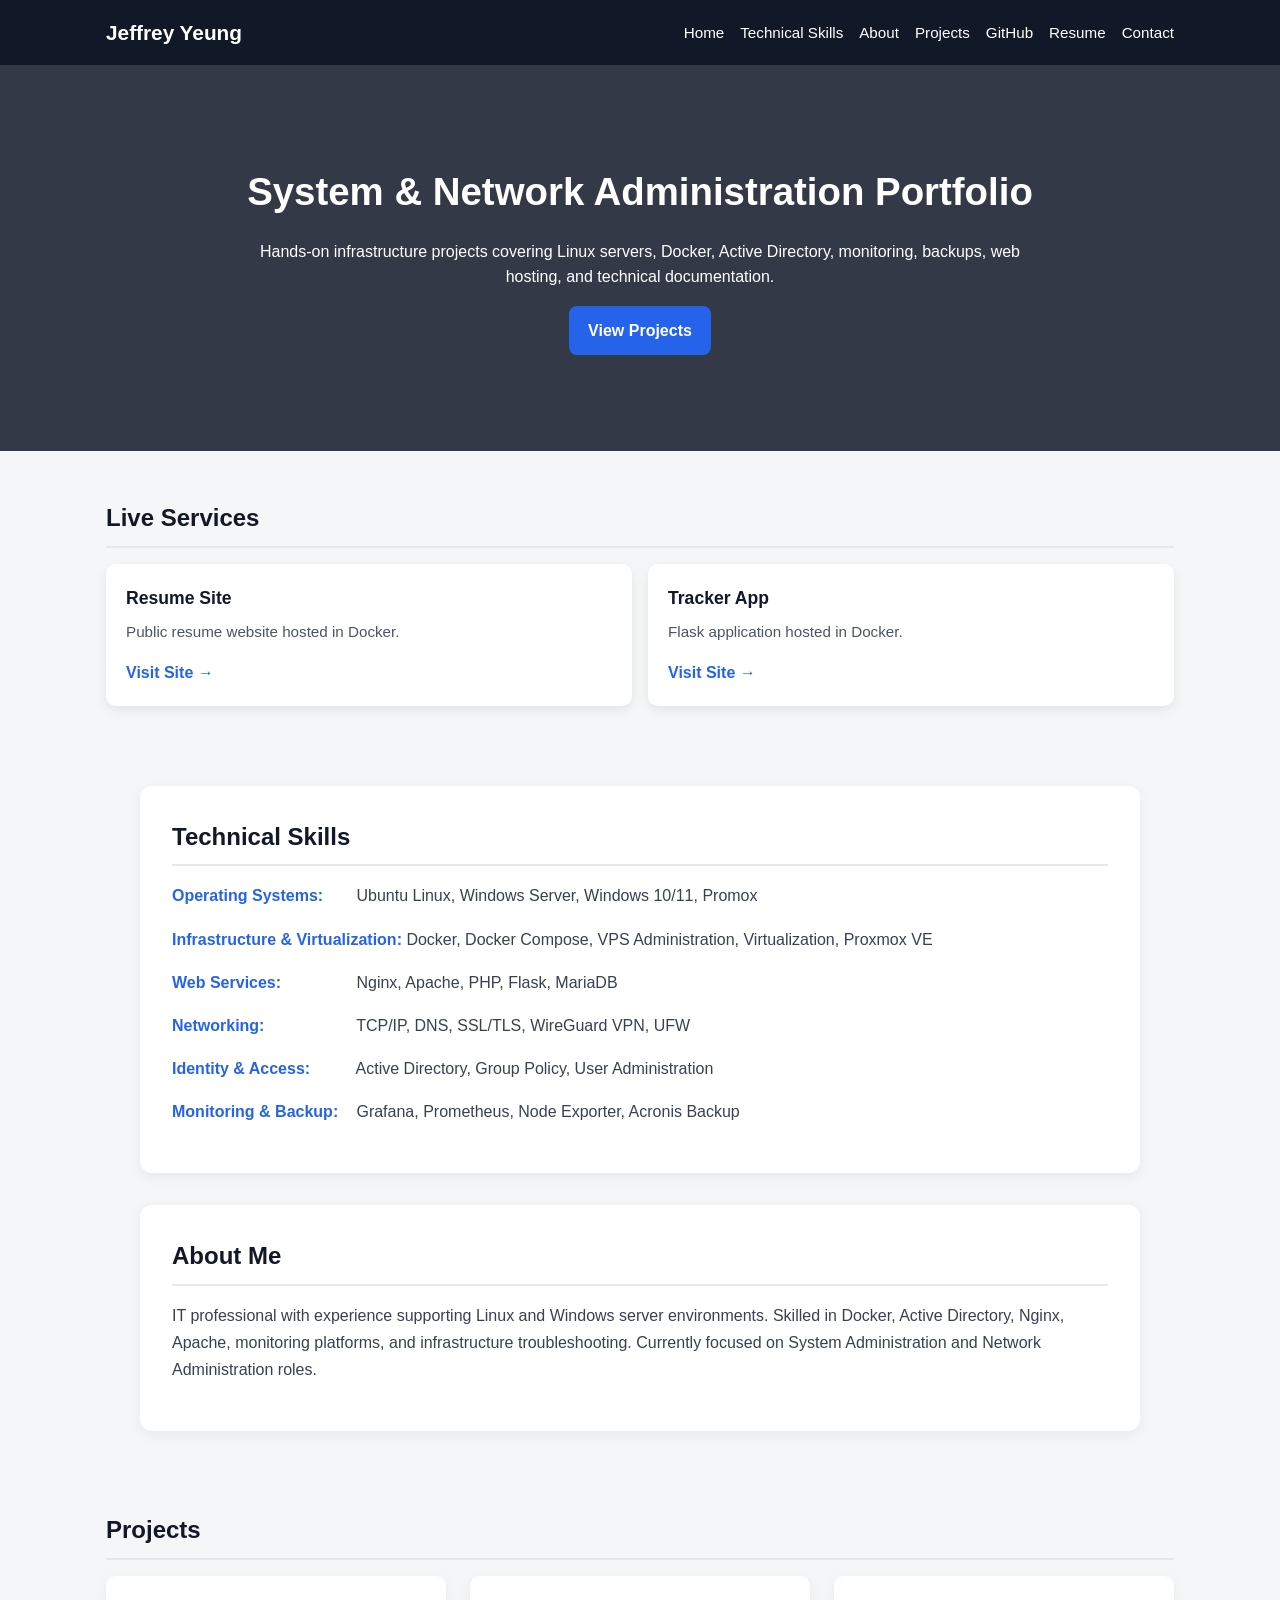
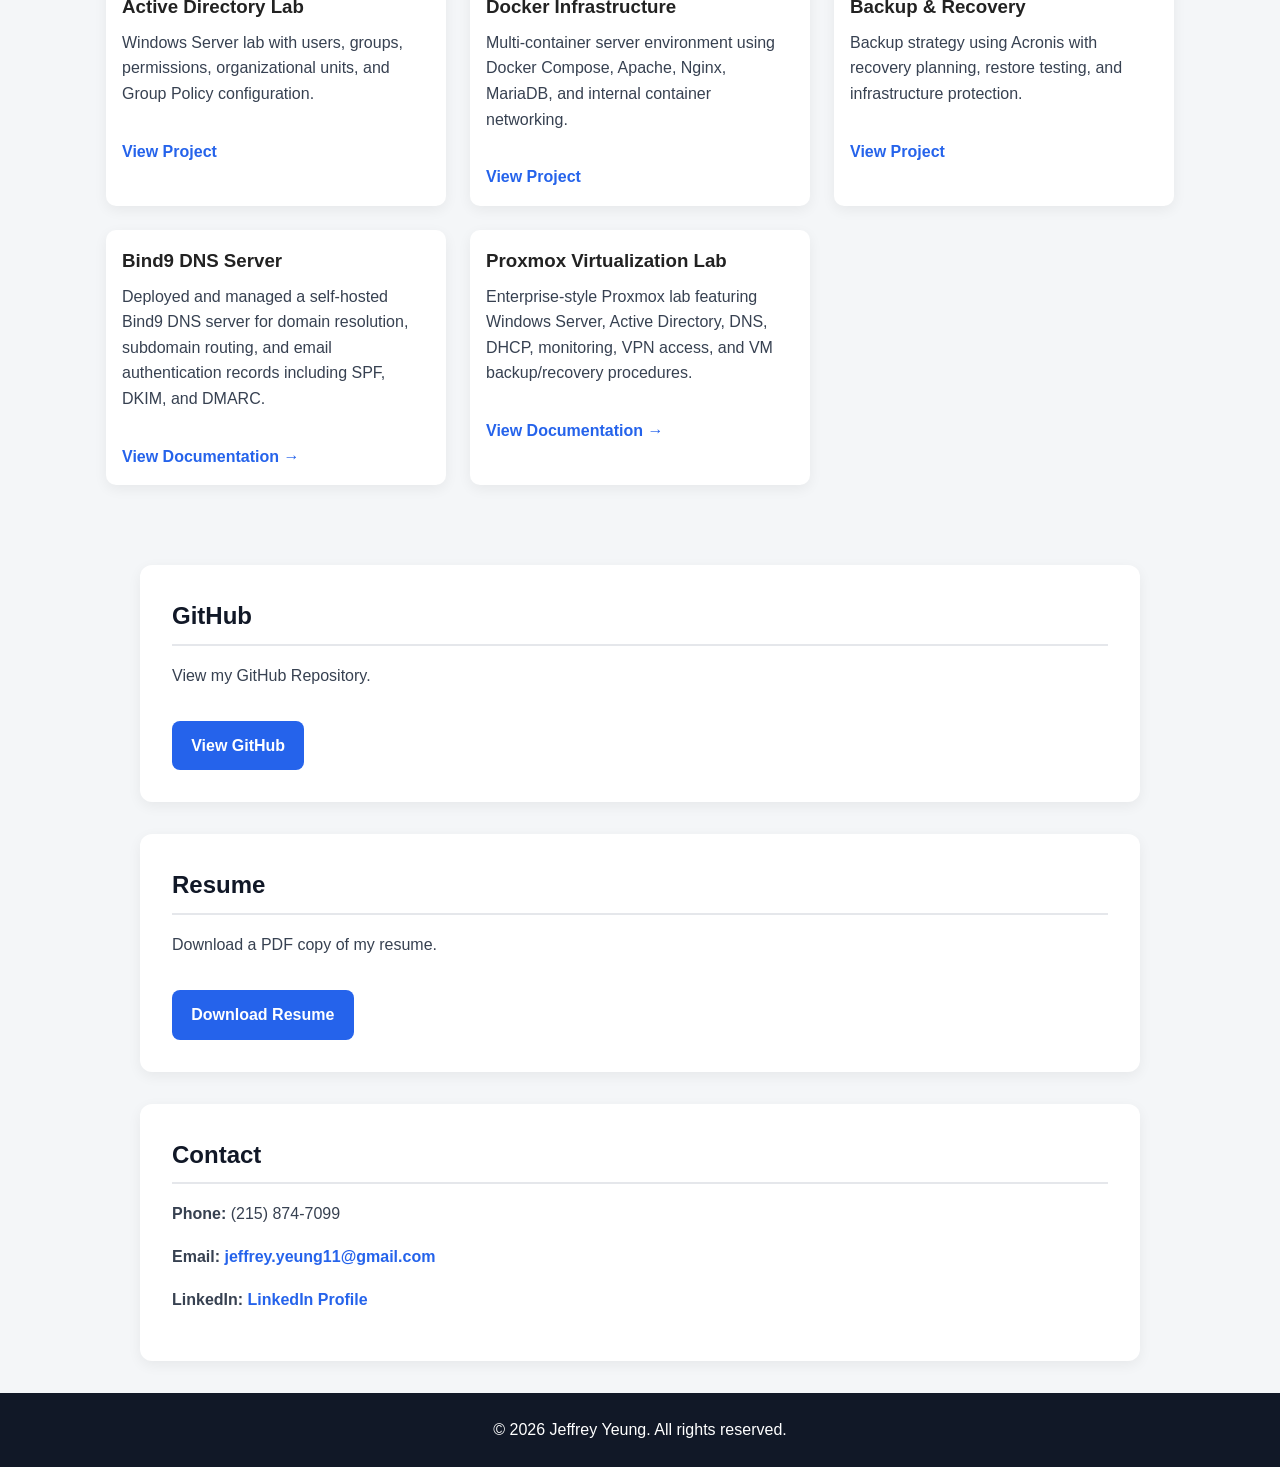
<file: main-site/jefffolio/index.html>
<!DOCTYPE html>
<html lang="en">
<head>
  <meta charset="UTF-8" />
  <meta name="viewport" content="width=device-width, initial-scale=1.0" />
  <title>Jeffrey Yeung | IT Portfolio</title>
  <link rel="stylesheet" href="style.css" />
</head>
<body>

<header>
  <nav class="navbar">
    <h1 class="logo">Jeffrey Yeung</h1>
    <ul>
      <li><a href="#home">Home</a></li>
      <li><a href="#skills">Technical Skills</a></li>
      <li><a href="#about">About</a></li>
      <li><a href="#projects">Projects</a></li>
      <li><a href="#github">GitHub</a></li>
      <li><a href="#resume">Resume</a></li>
      <li><a href="#contact">Contact</a></li>
    </ul>
  </nav>
</header>

<section id="home" class="hero">
  <div class="hero-content">
    <h2>System & Network Administration Portfolio</h2>
    <p>
      Hands-on infrastructure projects covering Linux servers, Docker, Active Directory, monitoring, backups, web hosting, and technical documentation.
    </p>
    <a href="#projects" class="btn">View Projects</a>
  </div>
</section>

<section id="live-sites" class="section">
  <h2>Live Services</h2>

  <div class="service-grid">

    <div class="service-card">
      <h3>Resume Site</h3>
      <p>Public resume website hosted in Docker.</p>

      <a href="https://resume.jefffolio.com"
          target="_blank"
          rel="noopener"
          class="service-link">
          Visit Site →
      </a>
    </div>

    <div class="service-card">
      <h3>Tracker App</h3>
      <p>Flask application hosted in Docker.</p>

      <a href="https://tracker.jefffolio.com"
          target="_blank"
          rel="noopener"
          class="service-link">
          Visit Site →
      </a>
    </div>

  </div>
</section>

<section id="skills" class="skills-section">
  <h2>Technical Skills</h2>

  <p>
    <strong>Operating Systems:</strong>
    Ubuntu Linux, Windows Server, Windows 10/11, Promox
  </p>

  <p>
    <strong>Infrastructure & Virtualization:</strong>
    Docker, Docker Compose, VPS Administration, Virtualization, Proxmox VE
  </p>

  <p>
    <strong>Web Services:</strong>
    Nginx, Apache, PHP, Flask, MariaDB
  </p>

  <p>
    <strong>Networking:</strong>
    TCP/IP, DNS, SSL/TLS, WireGuard VPN, UFW
  </p>

  <p>
    <strong>Identity & Access:</strong>
    Active Directory, Group Policy, User Administration
  </p>

  <p>
    <strong>Monitoring & Backup:</strong>
    Grafana, Prometheus, Node Exporter, Acronis Backup
  </p>
</section>

<section id="about" class="content-section">
  <h2>About Me</h2>
  <p>
    IT professional with experience supporting Linux and Windows server environments. Skilled in Docker, Active Directory, Nginx, Apache, monitoring platforms, and infrastructure troubleshooting. Currently focused on System Administration and Network Administration roles.
  </p>
</section>

<section id="projects" class="section">
  <h2>Projects</h2>

  <div class="card-grid">

    <div class="card">
      <h3>Active Directory Lab</h3>
      <p>
        Windows Server lab with users, groups, permissions, organizational units, and Group Policy configuration.
      </p>
      <a href="projects/active-directory.html">View Project</a>
    </div>

    <div class="card">
      <h3>Docker Infrastructure</h3>
      <p>
        Multi-container server environment using Docker Compose, Apache, Nginx, MariaDB, and internal container networking.
      </p>
      <a href="projects/docker-infrastructure.html">View Project</a>
    </div>

    <div class="card">
      <h3>Backup & Recovery</h3>
      <p>
        Backup strategy using Acronis with recovery planning, restore testing, and infrastructure protection.
      </p>
      <a href="projects/backup-recovery.html">View Project</a>
    </div>
 
    <div class="card">
      <h3>Bind9 DNS Server</h3>
      <p>
        Deployed and managed a self-hosted Bind9 DNS server for domain
        resolution, subdomain routing, and email authentication records
        including SPF, DKIM, and DMARC.
      </p>

      <a href="projects/bind9-dns.html">View Documentation →</a>
    </div>

     <div class="card">
      <h3>Proxmox Virtualization Lab</h3>
      <p>
       Enterprise-style Proxmox lab featuring Windows Server, Active Directory, DNS, DHCP, monitoring, VPN access, and VM backup/recovery procedures.
      </p>

      <a href="projects/proxmox.html">View Documentation →</a>
    </div>

  </div>

</section>

<section id="github" class="content-section">

  <h2>GitHub</h2>

  <div class="github-box">
    <p>
      View my GitHub Repository.
    </p>
    <a href="https://github.com/jeffreyyeung11/docker_project" target="_blank" class="btn">
      View GitHub
    </a>
  </div>

</section>

<section id="resume" class="content-section">
  <h2>Resume</h2>
  <p>
    Download a PDF copy of my resume.
  </p>
  <a href="resume/Jeffrey-Yeung-Resume.pdf" class="btn" download>
    Download Resume
  </a>
</section>

<section id="contact" class="content-section">
  <h2>Contact</h2>

  <p><strong>Phone:</strong> (215) 874-7099</p>
  <p><strong>Email:</strong> <a href="mailto:jeffrey.yeung11@gmail.com">jeffrey.yeung11@gmail.com</a></p>
  <p><strong>LinkedIn:</strong> <a href="https://www.linkedin.com/in/jeffrey-yeung-4596812b7" target="_blank">LinkedIn Profile</a></p>
</section>

<footer>
  <p>&copy; 2026 Jeffrey Yeung. All rights reserved.</p>
</footer>

</body>
</html>
</file>
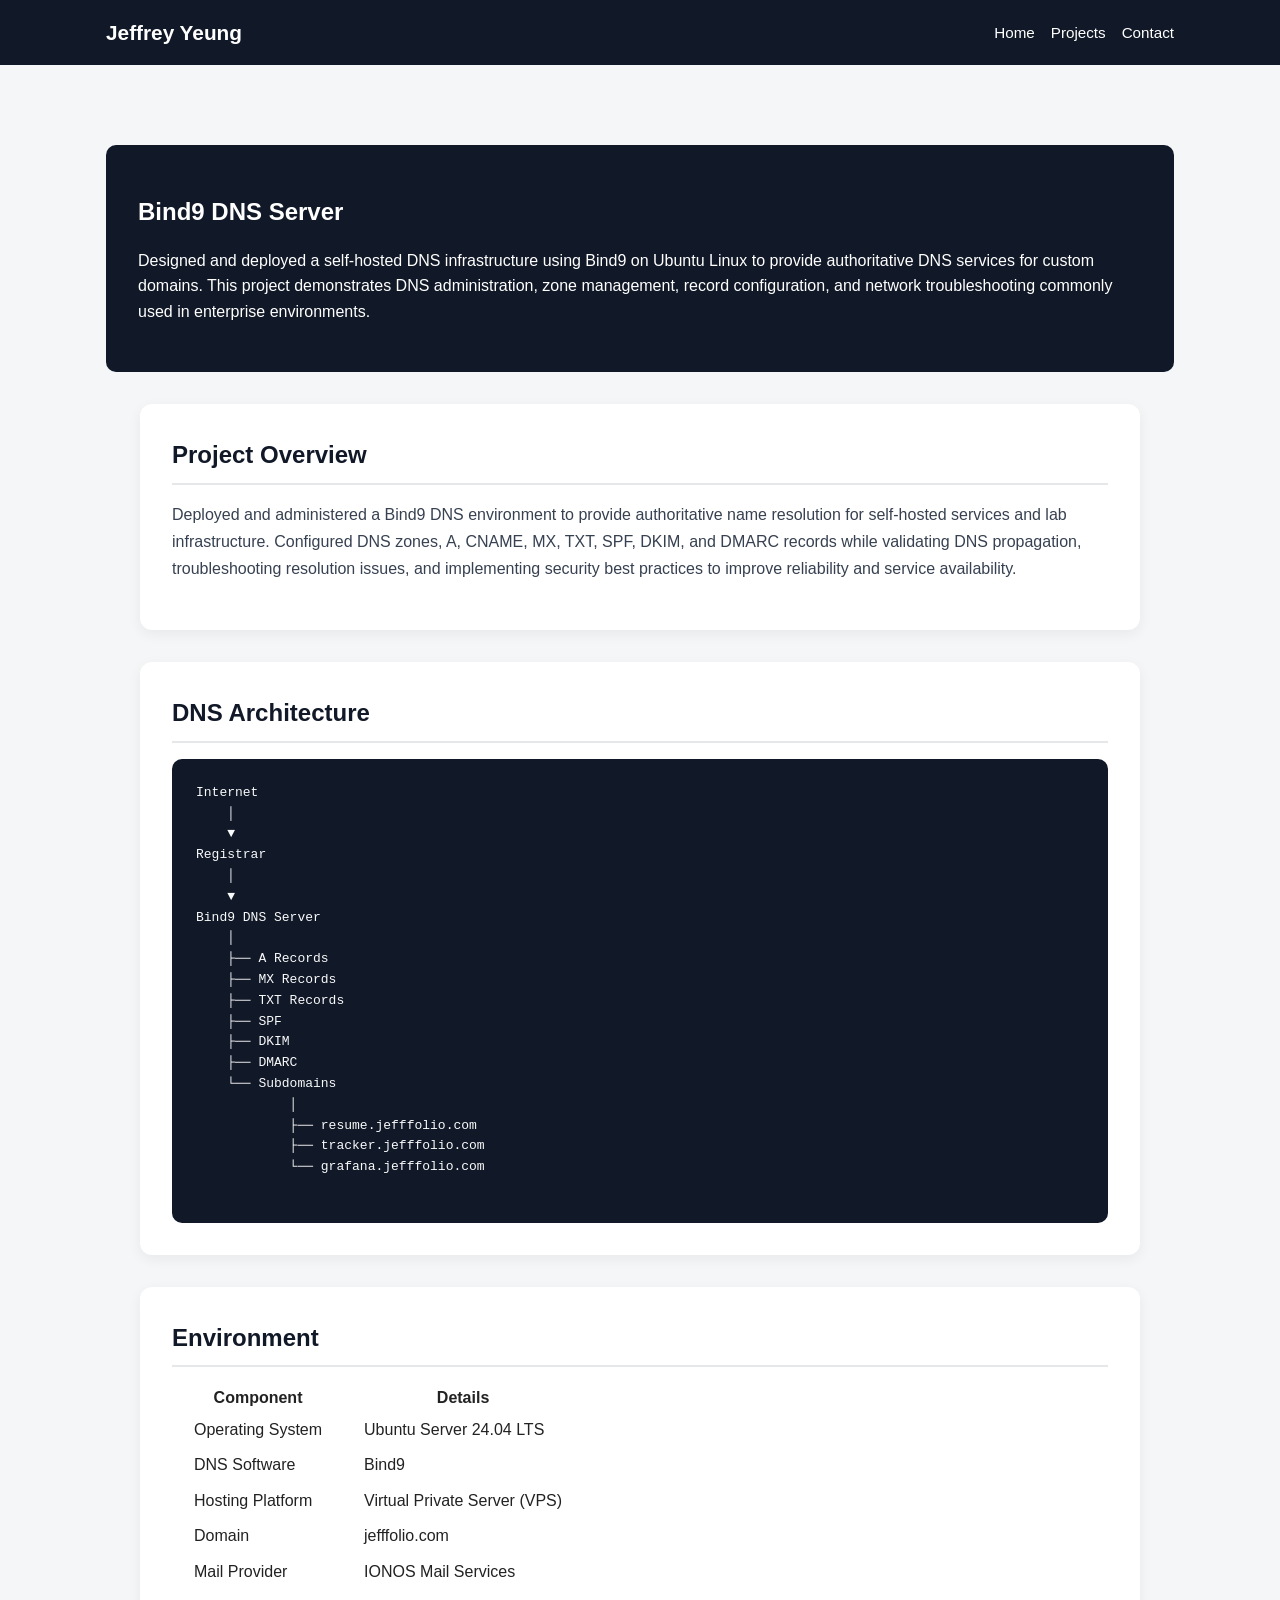
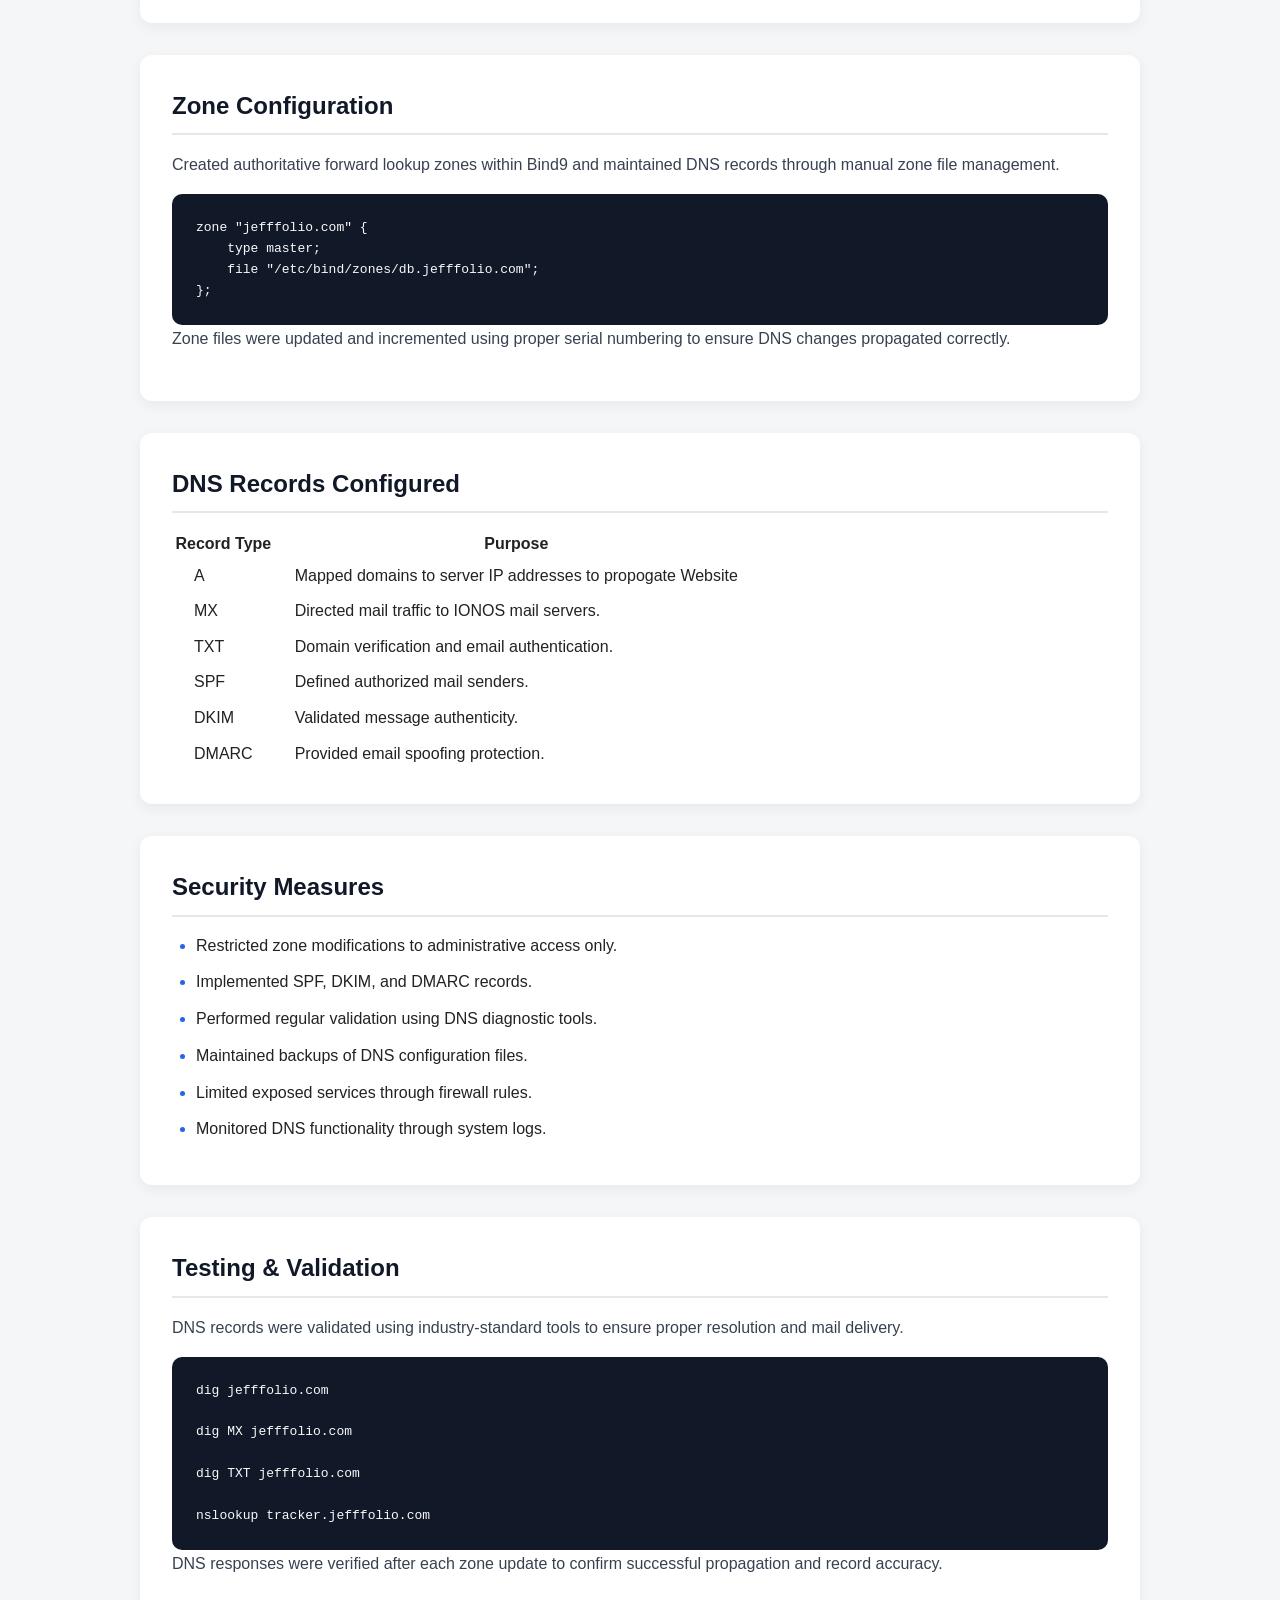
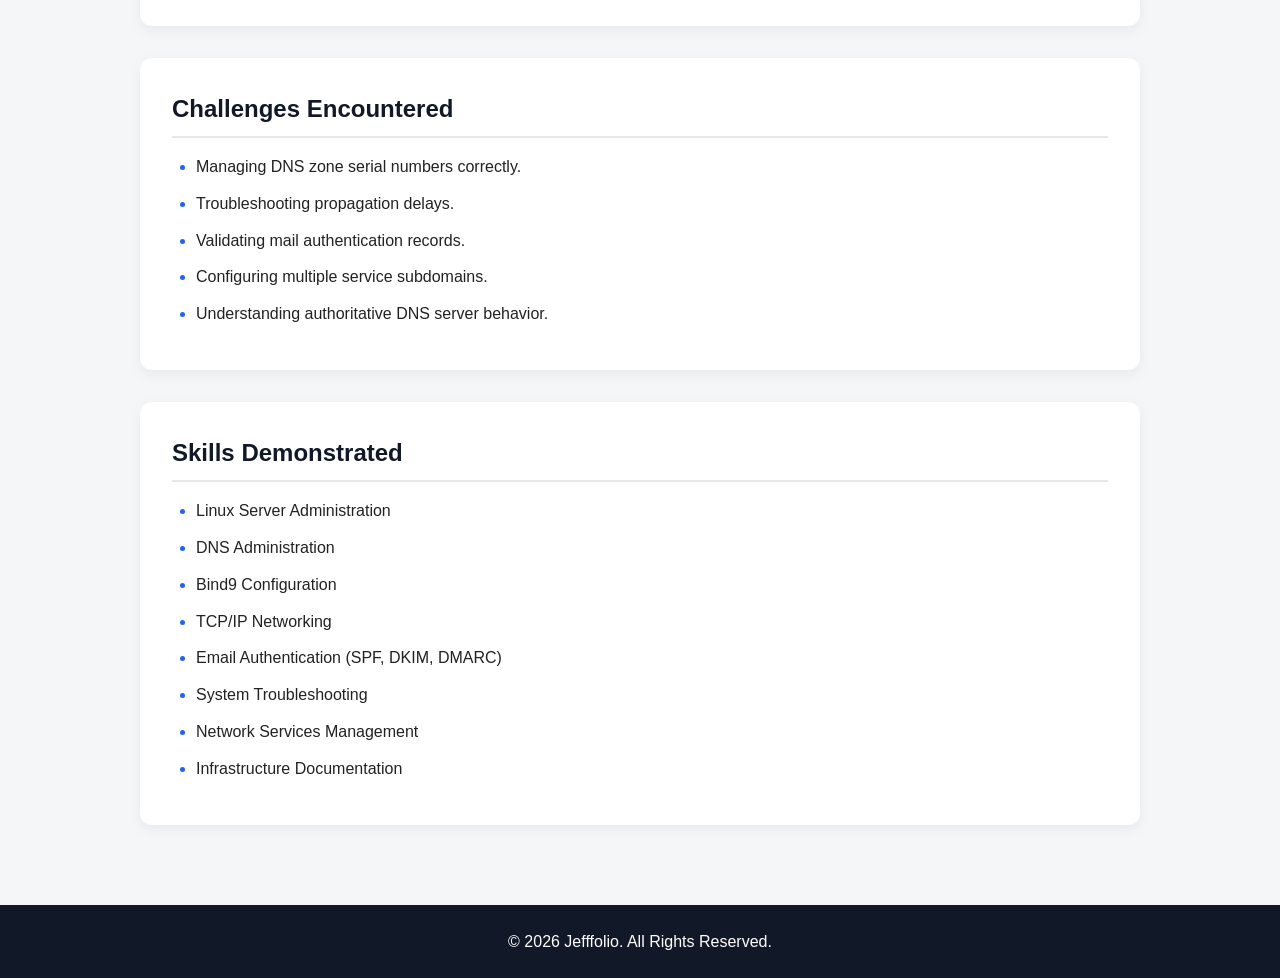
<file: main-site/jefffolio/projects/bind9-dns.html>
<!DOCTYPE html>
<html lang="en">
<head>
    <meta charset="UTF-8">
    <meta name="viewport" content="width=device-width, initial-scale=1.0">
    <title>Bind9 DNS Server Project | Jefffolio</title>
    <link rel="stylesheet" href="../style.css?v=2">
</head>

<body>

<header>
  <nav class="navbar">
    <h1 class="logo">Jeffrey Yeung</h1>
    <ul>
      <li><a href="../index.html">Home</a></li>
      <li><a href="../index.html#projects">Projects</a></li>
     <!-- <li><a href="../index.html#docs">Documentation</a></li>-->
      <li><a href="../index.html#contact">Contact</a></li>
    </ul>
  </nav>
</header>

<main class="project-page">

    <section class="project-hero">
        <h1>Bind9 DNS Server</h1>

        <p>
            Designed and deployed a self-hosted DNS infrastructure using Bind9
            on Ubuntu Linux to provide authoritative DNS services for custom
            domains. This project demonstrates DNS administration, zone
            management, record configuration, and network troubleshooting
            commonly used in enterprise environments.
        </p>
    </section>

    <section class="project-section">
        <h2>Project Overview</h2>

        <p>
            Deployed and administered a Bind9 DNS environment to provide
            authoritative name resolution for self-hosted services and lab
            infrastructure. Configured DNS zones, A, CNAME, MX, TXT, SPF, DKIM,
            and DMARC records while validating DNS propagation, troubleshooting
            resolution issues, and implementing security best practices to improve
            reliability and service availability.
        </p>
    </section>

    <section class="project-section">
        <h2>DNS Architecture</h2>

        <pre class="diagram">
Internet
    │
    ▼
Registrar
    │
    ▼
Bind9 DNS Server
    │
    ├── A Records
    ├── MX Records
    ├── TXT Records
    ├── SPF
    ├── DKIM
    ├── DMARC
    └── Subdomains
            │
            ├── resume.jefffolio.com
            ├── tracker.jefffolio.com
            └── grafana.jefffolio.com
         </pre>

    </section>


    <section class="project-section">
        <h2>Environment</h2>

        <table>
            <tr>
                <th>Component</th>
                <th>Details</th>
            </tr>

            <tr>
                <td>Operating System</td>
                <td>Ubuntu Server 24.04 LTS</td>
            </tr>

            <tr>
                <td>DNS Software</td>
                <td>Bind9</td>
            </tr>

            <tr>
                <td>Hosting Platform</td>
                <td>Virtual Private Server (VPS)</td>
            </tr>

            <tr>
                <td>Domain</td>
                <td>jefffolio.com</td>
            </tr>

            <tr>
                <td>Mail Provider</td>
                <td>IONOS Mail Services</td>
            </tr>
        </table>
    </section>

    <section class="project-section">
        <h2>Zone Configuration</h2>

        <p>
            Created authoritative forward lookup zones within Bind9 and
            maintained DNS records through manual zone file management.
        </p>

<pre>
zone "jefffolio.com" {
    type master;
    file "/etc/bind/zones/db.jefffolio.com";
};
</pre>

        <p>
            Zone files were updated and incremented using proper serial
            numbering to ensure DNS changes propagated correctly.
        </p>
    </section>

    <section class="project-section">
        <h2>DNS Records Configured</h2>

        <table>
            <tr>
                <th>Record Type</th>
                <th>Purpose</th>
            </tr>

            <tr>
                <td>A</td>
                <td>Mapped domains to server IP addresses to propogate Website</td>
            </tr>

            <tr>
                <td>MX</td>
                <td>Directed mail traffic to IONOS mail servers.</td>
            </tr>

            <tr>
                <td>TXT</td>
                <td>Domain verification and email authentication.</td>
            </tr>

            <tr>
                <td>SPF</td>
                <td>Defined authorized mail senders.</td>
            </tr>

            <tr>
                <td>DKIM</td>
                <td>Validated message authenticity.</td>
            </tr>

            <tr>
                <td>DMARC</td>
                <td>Provided email spoofing protection.</td>
            </tr>
        </table>
    </section>

    <section class="project-section">
        <h2>Security Measures</h2>

        <ul>
            <li>Restricted zone modifications to administrative access only.</li>
            <li>Implemented SPF, DKIM, and DMARC records.</li>
            <li>Performed regular validation using DNS diagnostic tools.</li>
            <li>Maintained backups of DNS configuration files.</li>
            <li>Limited exposed services through firewall rules.</li>
            <li>Monitored DNS functionality through system logs.</li>
        </ul>
    </section>

    <section class="project-section">
        <h2>Testing & Validation</h2>

        <p>
            DNS records were validated using industry-standard tools to ensure
            proper resolution and mail delivery.
        </p>

<pre>
dig jefffolio.com

dig MX jefffolio.com

dig TXT jefffolio.com

nslookup tracker.jefffolio.com
</pre>

        <p>
            DNS responses were verified after each zone update to confirm
            successful propagation and record accuracy.
        </p>
    </section>

    <section class="project-section">
        <h2>Challenges Encountered</h2>

        <ul>
            <li>Managing DNS zone serial numbers correctly.</li>
            <li>Troubleshooting propagation delays.</li>
            <li>Validating mail authentication records.</li>
            <li>Configuring multiple service subdomains.</li>
            <li>Understanding authoritative DNS server behavior.</li>
        </ul>
    </section>

    <section class="project-section">
        <h2>Skills Demonstrated</h2>

        <ul>
            <li>Linux Server Administration</li>
            <li>DNS Administration</li>
            <li>Bind9 Configuration</li>
            <li>TCP/IP Networking</li>
            <li>Email Authentication (SPF, DKIM, DMARC)</li>
            <li>System Troubleshooting</li>
            <li>Network Services Management</li>
            <li>Infrastructure Documentation</li>
        </ul>
    </section>

</main>

<footer>
    <p>&copy; 2026 Jefffolio. All Rights Reserved.</p>
</footer>

</body>
</html>
</file>
<file: main-site/jefffolio/style.css>
* {
  margin: 0;
  padding: 0;
  box-sizing: border-box;
}

:root {
  --bg: #f4f6f8;
  --surface: #ffffff;
  --text: #222222;
  --muted: #374151;
  --dark: #111827;
  --border: #e5e7eb;
  --accent: #2563eb;
  --accent-hover: #1d4ed8;
  --shadow: 0 4px 14px rgba(0, 0, 0, 0.06);
  --radius: 12px;
}

body {
  font-family: Arial, Helvetica, sans-serif;
  background: var(--bg);
  color: var(--text);
  line-height: 1.6;
}

header {
  background: var(--dark);
  color: #ffffff;
  position: sticky;
  top: 0;
  z-index: 1000;
}

.navbar {
  max-width: 1100px;
  margin: auto;
  padding: 1rem;
  display: flex;
  justify-content: space-between;
  align-items: center;
}

.logo {
  font-size: 1.3rem;
}

.navbar ul {
  list-style: none;
  display: flex;
  flex-wrap: wrap;
  gap: 1rem;
}

.navbar a {
  color: #ffffff;
  text-decoration: none;
  font-size: 0.95rem;
}

.navbar a:hover {
  color: #60a5fa;
}

.hero {
  background: linear-gradient(rgba(17, 24, 39, 0.85), rgba(17, 24, 39, 0.85));
  color: #ffffff;
  padding: 6rem 1rem;
  text-align: center;
}

.hero-content {
  max-width: 800px;
  margin: auto;
}

.hero h2 {
  font-size: 2.4rem;
  margin-bottom: 1rem;
}

.section,
.project-page {
  max-width: 1100px;
  margin: auto;
  padding: 3rem 1rem;
}

.section h2,
.skills-section h2,
.content-section h2,
.project-section h2 {
  margin-bottom: 1rem;
  padding-bottom: 0.5rem;
  border-bottom: 2px solid var(--border);
  color: var(--dark);
}

.skills-section,
.content-section,
.project-section {
  max-width: 1000px;
  margin: 2rem auto;
  padding: 2rem;
  background: var(--surface);
  border-radius: var(--radius);
  box-shadow: var(--shadow);
}

.content-section p,
.skills-section p,
.project-section p {
  margin-bottom: 1rem;
  line-height: 1.7;
  color: var(--muted);
}

.skills-section strong {
  display: inline-block;
  min-width: 180px;
  color: var(--accent);
}

.card-grid,
.screenshot-grid {
  display: grid;
  grid-template-columns: repeat(auto-fit, minmax(260px, 1fr));
  gap: 1.5rem;
}

.card {
  background: var(--surface);
  border-radius: 10px;
  overflow: hidden;
  box-shadow: var(--shadow);
}

.card h3 {
  padding: 1rem 1rem 0.5rem;
}

.card p {
  padding: 0 1rem 1rem;
  color: var(--muted);
}

.card a {
  display: block;
  padding: 1rem;
  color: var(--accent);
  font-weight: bold;
  text-decoration: none;
}

.card a:hover,
.content-section a:hover,
.project-section a:hover {
  text-decoration: underline;
}

.image-placeholder,
.screenshot-placeholder {
  min-height: 170px;
  display: flex;
  align-items: center;
  justify-content: center;
  text-align: center;
  padding: 1rem;
  background: #e5e7eb;
  color: #4b5563;
  font-weight: 600;
}

.screenshot-placeholder {
  min-height: 220px;
  border-radius: 8px;
}

.btn {
  display: inline-block;
  margin-top: 1rem;
  background: var(--accent);
  color: #ffffff !important;
  padding: 0.75rem 1.2rem;
  border-radius: 8px;
  text-decoration: none !important;
  font-weight: bold;
}

.btn:hover {
  background: var(--accent-hover);
}

.project-hero {
  background: var(--dark);
  color: #ffffff;
  padding: 3rem 2rem;
  border-radius: 10px;
  margin: 2rem 0;
}

.project-hero h1 {
  margin-bottom: 1rem;
}

.tech-list {
  display: flex;
  flex-wrap: wrap;
  gap: 0.75rem;
  list-style: none;
  margin-top: 1rem;
}

.tech-list li {
  background: #e5e7eb;
  padding: 0.5rem 0.8rem;
  border-radius: 6px;
  font-size: 0.9rem;
}

.project-section ul,
.project-section ol {
  margin-left: 1.5rem;
  margin-top: 1rem;
}

.project-section li {
  margin-bottom: 0.7rem;
}

.project-section li::marker {
  color: var(--accent);
  font-weight: bold;
}

.project-section a,
.content-section a {
  color: var(--accent);
  font-weight: 600;
  text-decoration: none;
}

.diagram,
pre {
  background: var(--dark);
  color: #f9fafb;
  padding: 1.5rem;
  border-radius: 10px;
  overflow-x: auto;
  line-height: 1.6;
}

.screenshot-grid figure {
  background: #f9fafb;
  padding: 1rem;
  border-radius: 10px;
  border: 1px solid var(--border);
}

.screenshot-grid img {
  width: 100%;
  border-radius: 8px;
  display: block;
}

.screenshot-grid figcaption {
  margin-top: 0.75rem;
  font-size: 0.9rem;
  color: #4b5563;
}

footer {
  text-align: center;
  padding: 1.5rem;
  background: var(--dark);
  color: #ffffff;
}

@media (max-width: 700px) {
  .navbar {
    flex-direction: column;
    gap: 1rem;
  }

  .navbar ul {
    justify-content: center;
  }

  .hero h2 {
    font-size: 1.8rem;
  }

  .skills-section strong {
    display: block;
    min-width: 0;
    margin-bottom: 0.25rem;
  }

  .project-hero,
  .skills-section,
  .content-section,
  .project-section {
    padding: 1.5rem;
  }
}

.project-page td {
    padding: 4px 20px;
    line-height: 1.6;
}

.service-grid {
    display: grid;
    grid-template-columns: repeat(auto-fit, minmax(260px, 1fr));
    gap: 1rem;
    margin-top: 1rem;
}

.service-card {
    background: white;
    border-radius: 10px;
    padding: 1.25rem;
    box-shadow: 0 4px 12px rgba(0,0,0,0.08);
}

.service-card h3 {
    margin-bottom: 0.5rem;
    color: #111827;
    font-size: 1.1rem;
}

.service-card p {
    margin-bottom: 1rem;
    color: #4b5563;
    font-size: 0.95rem;
}

.service-link {
    text-decoration: none;
    color: #2563eb;
    font-weight: 600;
}

.service-link:hover {
    color: #1d4ed8;
}

.clickable-image {
    cursor: pointer;

    width: 100%;
    max-width: 350px;

    height: 180px;

    object-fit: cover;

    border-radius: 8px;
    border: 1px solid #e5e7eb;

    transition: transform 0.2s ease;
}

.clickable-image:hover {
    transform: scale(1.02);
}

.lightbox {
    display: none;
    position: fixed;
    z-index: 9999;
    padding-top: 40px;
    left: 0;
    top: 0;
    width: 100%;
    height: 100%;

    background-color: rgba(0,0,0,0.9);
}

.lightbox-content {
    display: block;
    margin: auto;

    max-width: 95%;
    max-height: 90%;
}

.lightbox-close {
    position: absolute;
    top: 15px;
    right: 30px;

    color: white;
    font-size: 40px;
    font-weight: bold;

    cursor: pointer;
}
.project-gallery {
    display: flex;
    flex-wrap: wrap;
    gap: 1rem;
    margin-top: 1rem;
}

.project-gallery figure {
    flex: 0 0 auto;
    max-width: 350px;
}

.project-gallery figcaption {
    margin-top: 0.5rem;
    font-size: 0.85rem;
    color: #6b7280;
}
.browser-bar {
    background: #e5e7eb;
    padding: 0.5rem 1rem;
    font-size: 0.85rem;
    color: #4b5563;
    border-bottom: 1px solid #d1d5db;
}

.site-preview-grid {
    display: flex;
    justify-content: center;
    margin-top: 1rem;
}

.site-preview-card {
    width: 100%;
    max-width: 500px;

    background: white;
    border: 1px solid var(--border);
    border-radius: 10px;

    overflow: hidden;

    box-shadow: var(--shadow);
}

.site-preview-card img {
    width: 100%;

    max-height: 180px;

    object-fit: cover;

    display: block;
}

.site-preview-content {
    padding: 1rem;
}

.site-preview-card h3 {
    padding: 1rem;
    margin: 0;
}
</file>
